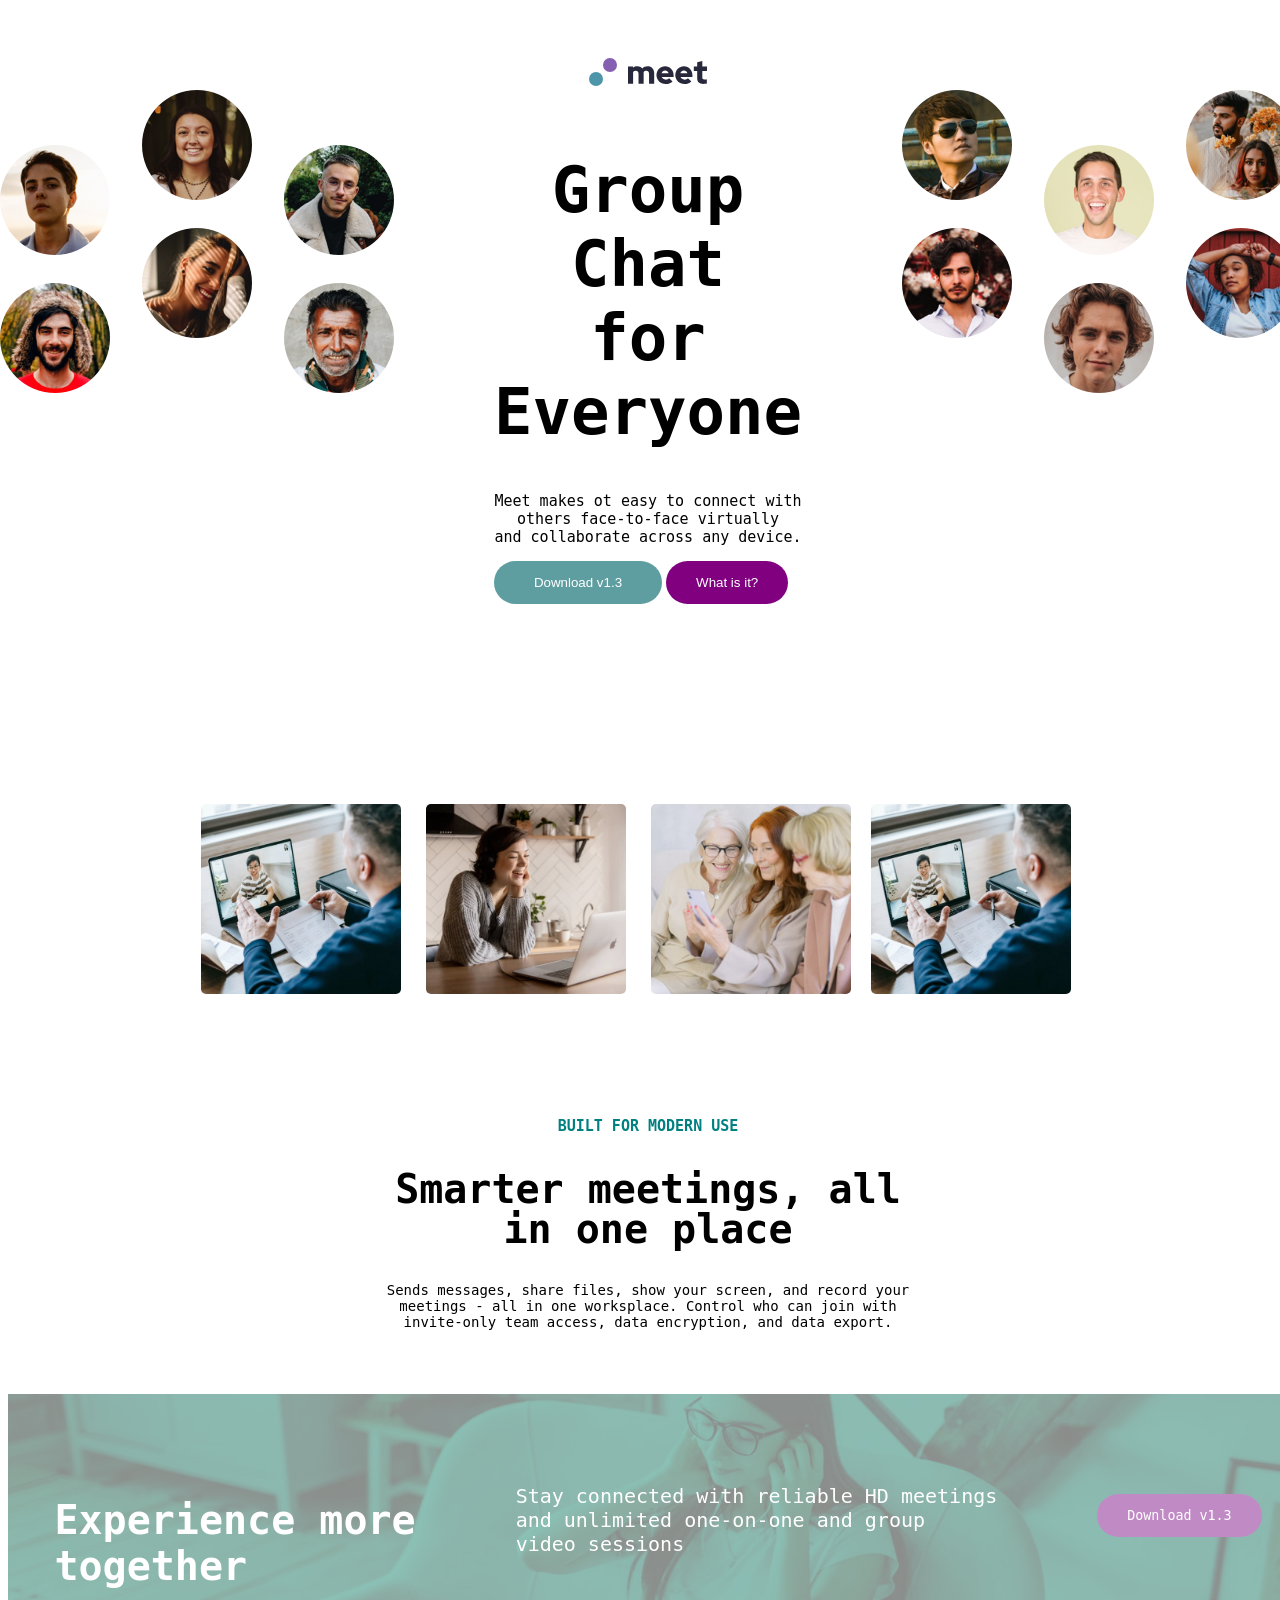
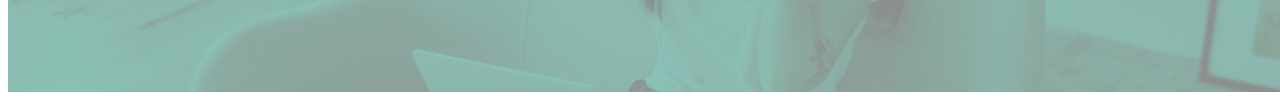
<file: index.html>
<!DOCTYPE html>
<html lang="en">
  <head>
    <meta charset="UTF-8" />
    <meta http-equiv="X-UA-Compatible" content="IE=edge" />
    <meta name="viewport" content="width=device-width, initial-scale=1.0" />
    <title>Document</title>
    <link rel="stylesheet" href="index.css" />
    <link rel="preconnect" href="https://fonts.googleapis.com">
<link rel="preconnect" href="https://fonts.gstatic.com" crossorigin>
<link href="https://fonts.googleapis.com/css2?family=Red+Hat+Display:wght@700&display=swap" rel="stylesheet">
  </head>
  <body>
    <div class="first-logo">
      <svg width="119" height="28" xmlns="http://www.w3.org/2000/svg">
        <g fill="none" fill-rule="evenodd">
          <g>
            <circle fill="#4D96A9" cx="7" cy="21" r="7" />
            <circle fill="#855FB1" cx="21" cy="7" r="7" />
          </g>
          <path
            d="M44.121 25.676V13.95c.316-.41.701-.718 1.154-.923a3.677 3.677 0 011.533-.308c.822 0 1.48.286 1.976.859.495.572.743 1.323.743 2.251v9.848h5.121v-10.56c0-.195-.005-.384-.016-.567a8.383 8.383 0 00-.047-.535c.337-.41.738-.729 1.201-.956.464-.226.98-.34 1.55-.34.821 0 1.48.286 1.975.859.495.572.743 1.323.743 2.251v9.848h5.121v-10.56c0-2.009-.606-3.661-1.817-4.957-1.212-1.296-2.767-1.944-4.663-1.944-1.096 0-2.108.206-3.035.616a6.956 6.956 0 00-2.403 1.75 6.042 6.042 0 00-2.134-1.734c-.853-.42-1.796-.632-2.829-.632-.78 0-1.523.12-2.229.357a6.264 6.264 0 00-1.944 1.069V8.539H39v17.137h5.121zM76.556 26c1.39 0 2.64-.205 3.746-.615 1.106-.41 2.186-1.07 3.24-1.977l-3.382-3.077c-.4.41-.885.729-1.455.956a5.082 5.082 0 01-1.896.34c-.97 0-1.813-.254-2.53-.762a4.508 4.508 0 01-1.58-1.96h11.918V17.61c0-1.34-.21-2.586-.632-3.742-.422-1.155-1.007-2.143-1.755-2.964a8.225 8.225 0 00-2.671-1.943c-1.033-.476-2.16-.713-3.383-.713a8.657 8.657 0 00-3.43.68 8.445 8.445 0 00-2.766 1.879 8.9 8.9 0 00-1.849 2.835 8.985 8.985 0 00-.68 3.482c0 1.23.237 2.392.712 3.482a8.93 8.93 0 001.928 2.835 8.776 8.776 0 002.893 1.879 9.404 9.404 0 003.572.68zm3.035-10.755h-6.987c.253-.864.685-1.533 1.296-2.008.612-.475 1.339-.713 2.182-.713.822 0 1.543.248 2.165.745.622.497 1.07 1.155 1.344 1.976zM95.365 26c1.391 0 2.64-.205 3.746-.615 1.107-.41 2.187-1.07 3.24-1.977l-3.382-3.077c-.4.41-.885.729-1.454.956a5.082 5.082 0 01-1.897.34c-.97 0-1.812-.254-2.529-.762a4.508 4.508 0 01-1.58-1.96h11.918V17.61c0-1.34-.211-2.586-.633-3.742-.421-1.155-1.006-2.143-1.754-2.964a8.225 8.225 0 00-2.671-1.943c-1.033-.476-2.16-.713-3.383-.713a8.657 8.657 0 00-3.43.68 8.445 8.445 0 00-2.766 1.879 8.9 8.9 0 00-1.85 2.835 8.985 8.985 0 00-.68 3.482c0 1.23.238 2.392.712 3.482a8.93 8.93 0 001.929 2.835 8.776 8.776 0 002.892 1.879 9.404 9.404 0 003.572.68zM98.4 15.245h-6.986c.253-.864.685-1.533 1.296-2.008.611-.475 1.338-.713 2.181-.713.822 0 1.544.248 2.166.745.621.497 1.07 1.155 1.343 1.976zm15.87 10.658c.484 0 1.085-.049 1.802-.146.716-.097 1.306-.221 1.77-.372V21.14c-.422.13-.811.221-1.17.275a7.639 7.639 0 01-1.138.081c-.822 0-1.396-.156-1.723-.47-.326-.313-.49-.847-.49-1.603v-6.511H118V8.539h-4.679V3l-5.12 1.134v4.405h-3.383v4.374h3.382v7.548c0 1.792.511 3.147 1.533 4.065 1.022.918 2.535 1.377 4.537 1.377z"
            fill="#28283D"
            fill-rule="nonzero"
          />
        </g>
      </svg>
    </div>
    <div class="parent-div">
      <div class="first-image">
        <img src="./image-hero-left.png" alt=" image-hero-left" />
      </div>

      <div class="center-text">
        <h1 id="header">
          Group Chat <br />
          for Everyone
        </h1>

        <p id="para"> Meet makes ot easy to connect with others face-to-face virtually <br> and collaborate across any device.</p>
        <button style="background-color: cadetblue;" id="downl" >Download v1.3</button>
        <button style="background-color: purple;" id="whats">What is it? </button>
      </div>

      <div class="second-image">
        <img src="./image-hero-right.png" alt="image-hero-right" />
      </div>
    </div>



    <div class="image-div">
      <div class="image-one set-width">
        <img src="./image-men-in-meeting.jpg" alt="image-man-texting" />
      </div>
      <div class="image-two set-width">
        <img
          src="./image-woman-in-videocall.jpg"
          alt="image-woman-in-videocall"
        />
      </div>
      <div class="image-three">
        <img class="vid"
          src="./image-women-videochatting.jpg"
          alt="image-women-videochatting"
        />
      </div>
      <div class="image-four set-width">
        <img src="./image-men-in-meeting.jpg" alt="image-men-in-meeting" />
      </div>
    </div>
    <div class="thirdcontainer">

      <h4>BUILT FOR MODERN USE</h4>
      <h2> 
        Smarter meetings, all <br> in one place
      </h2>
      <P>
        Sends messages, share files, show your screen, and record your <br> meetings - all in one worksplace. Control who can join with <br> invite-only team access, data encryption, and data export.

      </P>
    </div>
    <div class="footer" >
        <div >
          <h2>Experience more <br> together</h2>
        </div>
        <div >
          <p>Stay connected with reliable HD meetings <br> and unlimited one-on-one and group <br> video sessions</p>
        </div>
        <div>
        <button style="background-color: rgb(117, 0, 128);"> Download v1.3 </button>
        </div>
    </div>
  </body>
</html>
</file>
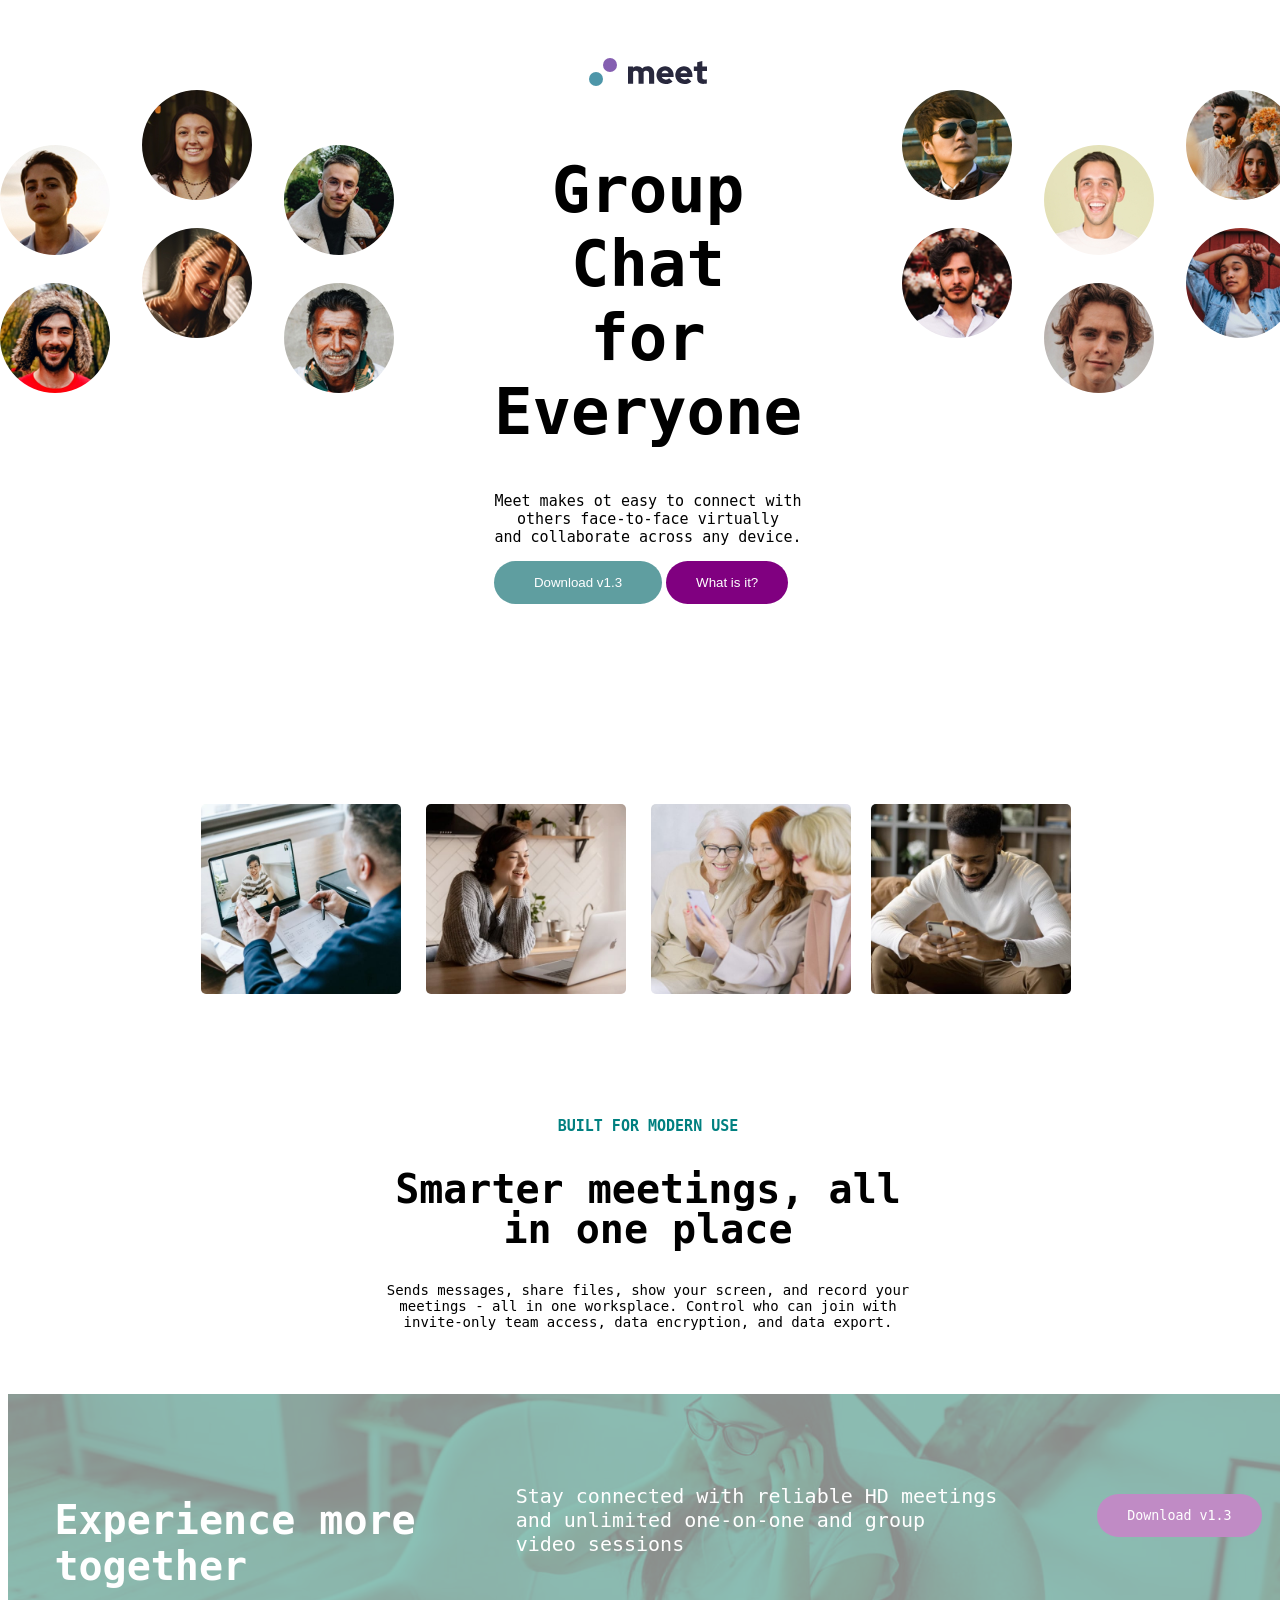
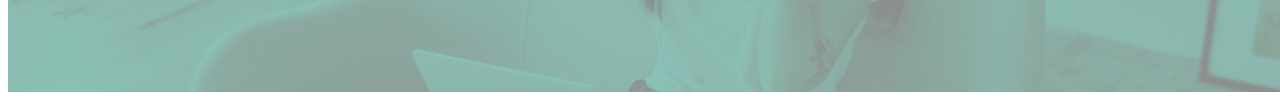
<file: starter-code/src/index.html>
<!DOCTYPE html>
<html lang="en">
  <head>
    <meta charset="UTF-8" />
    <meta http-equiv="X-UA-Compatible" content="IE=edge" />
    <meta name="viewport" content="width=device-width, initial-scale=1.0" />
    <title>Document</title>
    <link rel="stylesheet" href="index.css" />
    <link rel="preconnect" href="https://fonts.googleapis.com">
<link rel="preconnect" href="https://fonts.gstatic.com" crossorigin>
<link href="https://fonts.googleapis.com/css2?family=Red+Hat+Display:wght@700&display=swap" rel="stylesheet">
  </head>
  <body>
    <div class="first-logo">
      <svg width="119" height="28" xmlns="http://www.w3.org/2000/svg">
        <g fill="none" fill-rule="evenodd">
          <g>
            <circle fill="#4D96A9" cx="7" cy="21" r="7" />
            <circle fill="#855FB1" cx="21" cy="7" r="7" />
          </g>
          <path
            d="M44.121 25.676V13.95c.316-.41.701-.718 1.154-.923a3.677 3.677 0 011.533-.308c.822 0 1.48.286 1.976.859.495.572.743 1.323.743 2.251v9.848h5.121v-10.56c0-.195-.005-.384-.016-.567a8.383 8.383 0 00-.047-.535c.337-.41.738-.729 1.201-.956.464-.226.98-.34 1.55-.34.821 0 1.48.286 1.975.859.495.572.743 1.323.743 2.251v9.848h5.121v-10.56c0-2.009-.606-3.661-1.817-4.957-1.212-1.296-2.767-1.944-4.663-1.944-1.096 0-2.108.206-3.035.616a6.956 6.956 0 00-2.403 1.75 6.042 6.042 0 00-2.134-1.734c-.853-.42-1.796-.632-2.829-.632-.78 0-1.523.12-2.229.357a6.264 6.264 0 00-1.944 1.069V8.539H39v17.137h5.121zM76.556 26c1.39 0 2.64-.205 3.746-.615 1.106-.41 2.186-1.07 3.24-1.977l-3.382-3.077c-.4.41-.885.729-1.455.956a5.082 5.082 0 01-1.896.34c-.97 0-1.813-.254-2.53-.762a4.508 4.508 0 01-1.58-1.96h11.918V17.61c0-1.34-.21-2.586-.632-3.742-.422-1.155-1.007-2.143-1.755-2.964a8.225 8.225 0 00-2.671-1.943c-1.033-.476-2.16-.713-3.383-.713a8.657 8.657 0 00-3.43.68 8.445 8.445 0 00-2.766 1.879 8.9 8.9 0 00-1.849 2.835 8.985 8.985 0 00-.68 3.482c0 1.23.237 2.392.712 3.482a8.93 8.93 0 001.928 2.835 8.776 8.776 0 002.893 1.879 9.404 9.404 0 003.572.68zm3.035-10.755h-6.987c.253-.864.685-1.533 1.296-2.008.612-.475 1.339-.713 2.182-.713.822 0 1.543.248 2.165.745.622.497 1.07 1.155 1.344 1.976zM95.365 26c1.391 0 2.64-.205 3.746-.615 1.107-.41 2.187-1.07 3.24-1.977l-3.382-3.077c-.4.41-.885.729-1.454.956a5.082 5.082 0 01-1.897.34c-.97 0-1.812-.254-2.529-.762a4.508 4.508 0 01-1.58-1.96h11.918V17.61c0-1.34-.211-2.586-.633-3.742-.421-1.155-1.006-2.143-1.754-2.964a8.225 8.225 0 00-2.671-1.943c-1.033-.476-2.16-.713-3.383-.713a8.657 8.657 0 00-3.43.68 8.445 8.445 0 00-2.766 1.879 8.9 8.9 0 00-1.85 2.835 8.985 8.985 0 00-.68 3.482c0 1.23.238 2.392.712 3.482a8.93 8.93 0 001.929 2.835 8.776 8.776 0 002.892 1.879 9.404 9.404 0 003.572.68zM98.4 15.245h-6.986c.253-.864.685-1.533 1.296-2.008.611-.475 1.338-.713 2.181-.713.822 0 1.544.248 2.166.745.621.497 1.07 1.155 1.343 1.976zm15.87 10.658c.484 0 1.085-.049 1.802-.146.716-.097 1.306-.221 1.77-.372V21.14c-.422.13-.811.221-1.17.275a7.639 7.639 0 01-1.138.081c-.822 0-1.396-.156-1.723-.47-.326-.313-.49-.847-.49-1.603v-6.511H118V8.539h-4.679V3l-5.12 1.134v4.405h-3.383v4.374h3.382v7.548c0 1.792.511 3.147 1.533 4.065 1.022.918 2.535 1.377 4.537 1.377z"
            fill="#28283D"
            fill-rule="nonzero"
          />
        </g>
      </svg>
    </div>
    <div class="parent-div">
      <div class="first-image">
        <img src="/starter-code/utils/assets/images/image-hero-left.png" alt=" image-hero-left" />
      </div>

      <div class="center-text">
        <h1 id="header">
          Group Chat <br />
          for Everyone
        </h1>

        <p id="para"> Meet makes ot easy to connect with others face-to-face virtually <br> and collaborate across any device.</p>
        <button style="background-color: cadetblue;" id="downl" >Download v1.3</button>
        <button style="background-color: purple;" id="whats">What is it? </button>
      </div>

      <div class="second-image">
        <img src="/starter-code/utils/assets/images/image-hero-right.png" alt="image-hero-right" />
      </div>
    </div>



    <div class="image-div">
      <div class="image-one set-width">
        <img src="/starter-code/utils/assets/images/image-men-in-meeting.jpg" alt="image-man-texting" />
      </div>
      <div class="image-two set-width">
        <img
          src="/starter-code/utils/assets/images/image-woman-in-videocall.jpg"
          alt="image-woman-in-videocall"
        />
      </div>
      <div class="image-three">
        <img class="vid"
          src="/starter-code/utils/assets/images/image-women-videochatting.jpg"
          alt="image-women-videochatting"
        />
      </div>
      <div class="image-four set-width">
        <img src="/starter-code/utils/assets/images/image-man-texting.jpg" alt="image-men-in-meeting" />
      </div>
    </div>
    <div class="thirdcontainer">

      <h4>BUILT FOR MODERN USE</h4>
      <h2> 
        Smarter meetings, all <br> in one place
      </h2>
      <P>
        Sends messages, share files, show your screen, and record your <br> meetings - all in one worksplace. Control who can join with <br> invite-only team access, data encryption, and data export.

      </P>
    </div>
    <div class="footer" >
        <div >
          <h2>Experience more <br> together</h2>
        </div>
        <div >
          <p>Stay connected with reliable HD meetings <br> and unlimited one-on-one and group <br> video sessions</p>
        </div>
        <div>
        <button style="background-color: rgb(117, 0, 128);"> Download v1.3 </button>
        </div>
    </div>
  </body>
</html>
</file>
<file: index.css>
.parent-div{
    display: flex;
    width: 100%;
    
    justify-content: center;
}

.center-text{
    width: 400px;
    padding: 20px 100px 100px 100px;
    justify-content: center;
    align-content: center;
}

.center-text button{
    /*
  color: white;
  font-size: 8px;
  border-radius: 15px;
  padding: 15px;
  display: inline-block;
  text-align: center;
  width: 75px;
  border: none;
  */
  align-items: center;
}

#downl{
    padding: 14px 40px;
    color: white;
    border: none;
    text-align: center;
    border-radius: 25px;
}
#whats{
    padding: 14px 30px;
    color: white;
    border: none;
    text-align: center;
    border-radius: 25px;
    
}
.button {

    justify-content:center ;
}
.first-logo{
    width: 100%;
   align-items: center;
   text-align: center;
   padding-top: 50px;
}   
/*
img{
    width: 300px;

   padding: 20px; 
  border-radius: 8px;
  justify-content: center;

}
*/
.thirdcontainer{
justify-content: center;
align-content: center;
padding-bottom: 50px;

}
.thirdcontainer h4{
    text-align: center;
    color: teal;
    font-size: 15px;
    font-family: "Red Hat Display Black","monospace";
}
.thirdcontainer h2{
    text-align: center;
    font-size: 40px;
    line-height: 40px;
    font-family: "Red Hat Display Black","monospace";
}

.thirdcontainer p{
    text-align: center;
    font-size: 14px;
    font-family: "Red Hat Display Medium","monospace";
}
#header{
    text-align: center;
    font-size: 64px;
    font-weight: bold;
   font-family: "Red Hat Display Black","monospace";
  
}
#para{
    
    font-size: 15px;
    text-align: center;
    font-family: "Red Hat Display Medium","monospace";
}
/*
.vid{
 width: 300px;  
  border-radius: 40px;
  padding: 20px;


}
*/
.image-div{
    display: flex;
    justify-content: center;
    width: 100%;
  /* padding-top: 50px;
   padding-bottom: 50px;
   */
   margin-top: 100px;
   margin-bottom: 100px;
}
body{
    background-color: white;
    width: 100%;
}
.footer{
    min-height: 100%;
    background: url(./image-footer.jpg) rgb(0, 128, 100) ;


    display: flex;
    width: 100%;
    padding-top: 50px;
    padding-bottom: 50px;
    
   opacity: 45%;
   background-size: cover;
   background-blend-mode: multiply;
   justify-content: center;

    
}

.footer h2{
    color: white;
    padding-top: 20px;
    padding-bottom: 20px;
    padding-left: 20px;
    padding-right: 50px;
    font-size: 40px;
    font-weight: bolder;
    font-family: "Red Hat Display Black","monospace";
    
}

.footer p{
    color: white;
    padding-top: 20px;
    padding-bottom: 20px;
    padding-left: 50px;
    padding-right: 100px;
    font-size: 20px;
    font-family: "Red Hat Display Medium","monospace";
}
.footer button{
    padding: 14px 30px;
    margin-top: 50px;
    color: white;
    border: none;
    text-align: center;
    border-radius: 25px;
    opacity: 100%;
    font-family: "Red Hat Display Medium","monospace";
}

.image-one img{
    width: 200px;
    border-radius: 5px;
    background-color: red;
    border: none;
    margin-right: 25px;
   
}

.image-four img{
    width: 200px;
    border-radius: 5px;
    background-color: red;
    border: none;
    margin-right: 25px;
}
.image-two img {

    width: 200px;
    border-radius: 5px;
    background-color: red;
    border: none;
    margin-right: 25px;
}
.image-three img{
    width: 200px;
    border-radius: 5px;
    background-color: red;
    border: none;
    margin-right: 20px;
}
/*
.image-four set-width{
    border: none;
    border-radius: 20px;
    background-color: red;
   
}
*/
/*
.set-width{
    width: 20%;
    padding:30px 30px 30px 30px;
    border-radius:5px 0 0 5px;
}
*/

.download{
    border-radius: 5px;
    background-color: blueviolet;
}
</file>
<file: starter-code/src/index.css>
.parent-div{
    display: flex;
    width: 100%;
    
    justify-content: center;
}

.center-text{
    width: 400px;
    padding: 20px 100px 100px 100px;
    justify-content: center;
    align-content: center;
}

.center-text button{
    /*
  color: white;
  font-size: 8px;
  border-radius: 15px;
  padding: 15px;
  display: inline-block;
  text-align: center;
  width: 75px;
  border: none;
  */
  align-items: center;
}

#downl{
    padding: 14px 40px;
    color: white;
    border: none;
    text-align: center;
    border-radius: 25px;
}
#whats{
    padding: 14px 30px;
    color: white;
    border: none;
    text-align: center;
    border-radius: 25px;
    
}
.button {

    justify-content:center ;
}
.first-logo{
    width: 100%;
   align-items: center;
   text-align: center;
   padding-top: 50px;
}   
/*
img{
    width: 300px;

   padding: 20px; 
  border-radius: 8px;
  justify-content: center;

}
*/
.thirdcontainer{
justify-content: center;
align-content: center;
padding-bottom: 50px;

}
.thirdcontainer h4{
    text-align: center;
    color: teal;
    font-size: 15px;
    font-family: "Red Hat Display Black","monospace";
}
.thirdcontainer h2{
    text-align: center;
    font-size: 40px;
    line-height: 40px;
    font-family: "Red Hat Display Black","monospace";
}

.thirdcontainer p{
    text-align: center;
    font-size: 14px;
    font-family: "Red Hat Display Medium","monospace";
}
#header{
    text-align: center;
    font-size: 64px;
    font-weight: bold;
   font-family: "Red Hat Display Black","monospace";
  
}
#para{
    
    font-size: 15px;
    text-align: center;
    font-family: "Red Hat Display Medium","monospace";
}
/*
.vid{
 width: 300px;  
  border-radius: 40px;
  padding: 20px;


}
*/
.image-div{
    display: flex;
    justify-content: center;
    width: 100%;
  /* padding-top: 50px;
   padding-bottom: 50px;
   */
   margin-top: 100px;
   margin-bottom: 100px;
}
body{
    background-color: white;
    width: 100%;
}
.footer{
    min-height: 100%;
    background: url(/starter-code/utils/assets/images/image-footer.jpg) rgb(0, 128, 100) ;


    display: flex;
    width: 100%;
    padding-top: 50px;
    padding-bottom: 50px;
    
   opacity: 45%;
   background-size: cover;
   background-blend-mode: multiply;
   justify-content: center;

    
}

.footer h2{
    color: white;
    padding-top: 20px;
    padding-bottom: 20px;
    padding-left: 20px;
    padding-right: 50px;
    font-size: 40px;
    font-weight: bolder;
    font-family: "Red Hat Display Black","monospace";
    
}

.footer p{
    color: white;
    padding-top: 20px;
    padding-bottom: 20px;
    padding-left: 50px;
    padding-right: 100px;
    font-size: 20px;
    font-family: "Red Hat Display Medium","monospace";
}
.footer button{
    padding: 14px 30px;
    margin-top: 50px;
    color: white;
    border: none;
    text-align: center;
    border-radius: 25px;
    opacity: 100%;
    font-family: "Red Hat Display Medium","monospace";
}

.image-one img{
    width: 200px;
    border-radius: 5px;
    background-color: red;
    border: none;
    margin-right: 25px;
   
}

.image-four img{
    width: 200px;
    border-radius: 5px;
    background-color: red;
    border: none;
    margin-right: 25px;
}
.image-two img {

    width: 200px;
    border-radius: 5px;
    background-color: red;
    border: none;
    margin-right: 25px;
}
.image-three img{
    width: 200px;
    border-radius: 5px;
    background-color: red;
    border: none;
    margin-right: 20px;
}
/*
.image-four set-width{
    border: none;
    border-radius: 20px;
    background-color: red;
   
}
*/
/*
.set-width{
    width: 20%;
    padding:30px 30px 30px 30px;
    border-radius:5px 0 0 5px;
}
*/

.download{
    border-radius: 5px;
    background-color: blueviolet;
}
</file>
